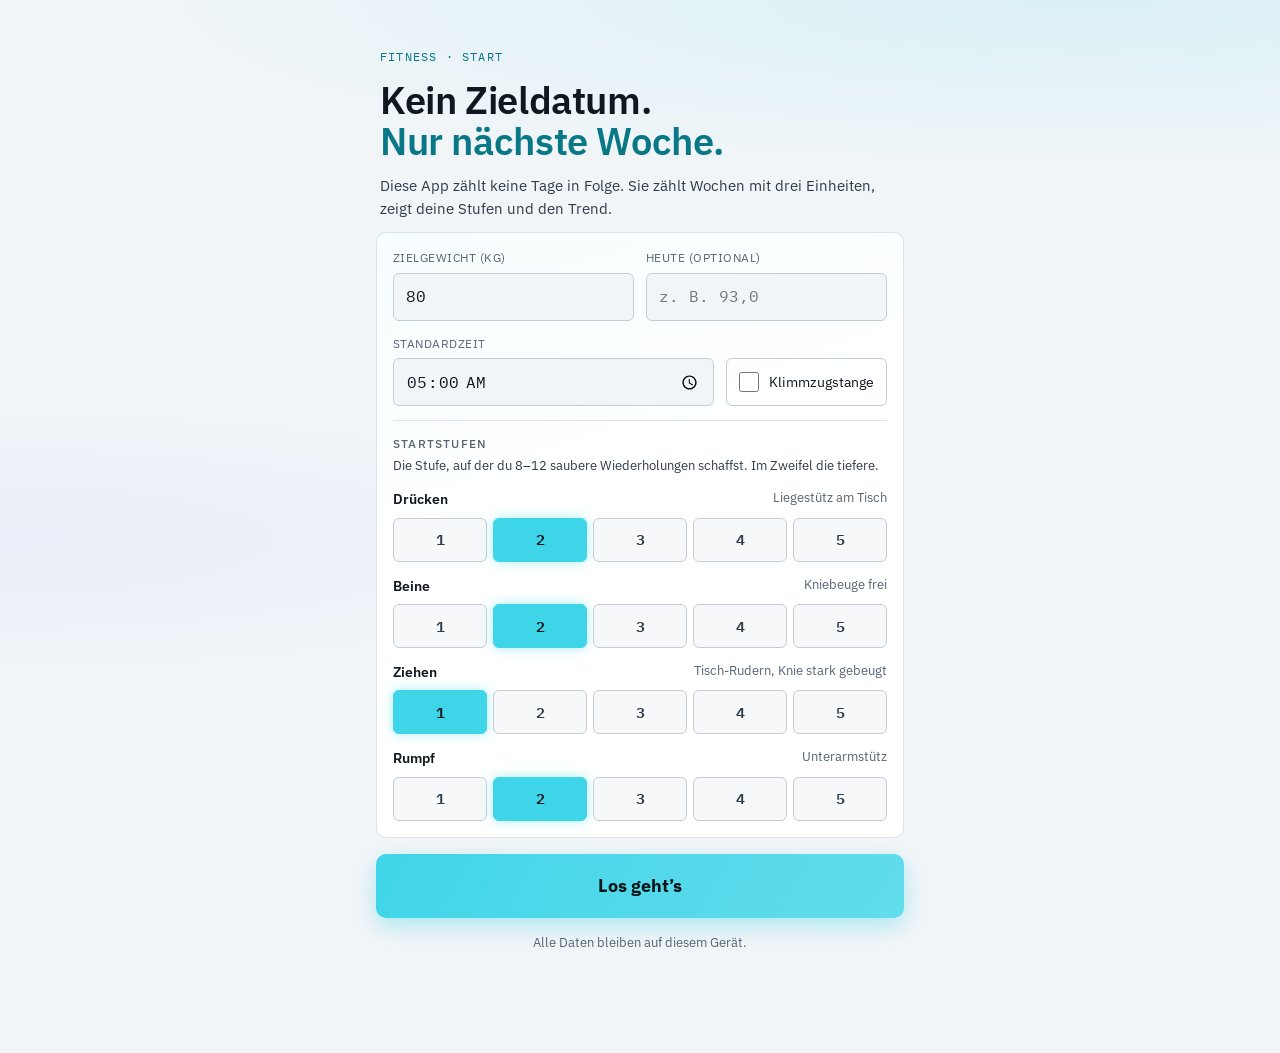
<file: index.html>
<!doctype html>
<html lang="de">
<head>
<meta charset="utf-8">
<meta name="viewport" content="width=device-width, initial-scale=1, viewport-fit=cover">
<title>Fitness</title>
<meta name="description" content="Krafttraining mit Körpergewicht: Wochenziel, Progressionsleitern, Trend.">
<meta name="theme-color" content="#0A0F14" media="(prefers-color-scheme: dark)">
<meta name="theme-color" content="#F2F5F8" media="(prefers-color-scheme: light)">
<meta name="apple-mobile-web-app-capable" content="yes">
<meta name="mobile-web-app-capable" content="yes">
<meta name="apple-mobile-web-app-status-bar-style" content="black-translucent">
<meta name="apple-mobile-web-app-title" content="Fitness">
<link rel="manifest" href="manifest.webmanifest">
<link rel="apple-touch-icon" href="icons/icon-180.png">
<link rel="icon" type="image/png" href="icons/icon-192.png">
<link rel="preload" href="fonts/plex-sans-400.woff2" as="font" type="font/woff2" crossorigin>
<link rel="preload" href="fonts/plex-mono-500.woff2" as="font" type="font/woff2" crossorigin>
<link rel="stylesheet" href="app.css">
</head>
<body>
<main id="view"></main>
<nav class="tabs" hidden>
  <button type="button" data-go="heute"><svg viewBox="0 0 24 24" aria-hidden="true"><circle cx="12" cy="12" r="8"/><path d="M12 7v5l3 2"/></svg>Heute</button>
  <button type="button" data-go="verlauf"><svg viewBox="0 0 24 24" aria-hidden="true"><path d="M4 19h16M6 15l4-4 3 3 5-6"/></svg>Verlauf</button>
  <button type="button" data-go="uebungen"><svg viewBox="0 0 24 24" aria-hidden="true"><circle cx="12" cy="5" r="2"/><path d="M12 8v6m0 0-4 6m4-6 4 6M7 11h10"/></svg>Übungen</button>
  <button type="button" data-go="mehr"><svg viewBox="0 0 24 24" aria-hidden="true"><path d="M5 7h14M5 12h14M5 17h14"/></svg>Mehr</button>
</nav>
<section id="run" hidden aria-live="polite"></section>
<dialog id="dlg" class="sheet" aria-labelledby="dlgT"></dialog>
<div id="toast" role="status" hidden></div>
<script src="figures.js"></script>
<script src="exercises.js"></script>
<script src="app.js"></script>
</body>
</html>
</file>
<file: app.css>
/* Design B · Instrument – siehe DESIGN.md */
@font-face { font-family: "IBM Plex Sans"; font-weight: 400; font-display: swap; src: url(fonts/plex-sans-400.woff2) format("woff2"); }
@font-face { font-family: "IBM Plex Sans"; font-weight: 500; font-display: swap; src: url(fonts/plex-sans-500.woff2) format("woff2"); }
@font-face { font-family: "IBM Plex Sans"; font-weight: 600; font-display: swap; src: url(fonts/plex-sans-600.woff2) format("woff2"); }
@font-face { font-family: "IBM Plex Sans"; font-weight: 700; font-display: swap; src: url(fonts/plex-sans-700.woff2) format("woff2"); }
@font-face { font-family: "IBM Plex Mono"; font-weight: 400; font-display: swap; src: url(fonts/plex-mono-400.woff2) format("woff2"); }
@font-face { font-family: "IBM Plex Mono"; font-weight: 500; font-display: swap; src: url(fonts/plex-mono-500.woff2) format("woff2"); }
@font-face { font-family: "IBM Plex Mono"; font-weight: 600; font-display: swap; src: url(fonts/plex-mono-600.woff2) format("woff2"); }

:root {
  --bg: #0A0F14;
  --surface: #121A22;  --surface-end: #0F161C;  --surface2: #1A242E;  --inset: #0E151B;
  --line: #1F2B36;  --line-mid: #2A3A48;  --line-strong: #3A4B5A;  --track: #1F2B36;
  --text: #E6EDF3;  --text-2: #B7C3CE;  --muted: #8B9AA8;
  --accent: #3FD5E8;
  --accent-ink: #3FD5E8;
  --on-accent: #04161A;
  --violet: #7B6CF6;
  --good: #6FDBA0;  --good-line: #24503C;  --bad: #FF8F8F;  --bad-line: #FF7A7A;  --bad-soft: #5A2A2A;  --warn: #F2B84B;
  --badminton: #A18CFF;
  --fig: #E6EDF3;  --fig-prop: #3A4B5A;  --fig-prop-fill: #1A242E;
  --chart-dot: #5A6B7A;
  --r-card: 10px;  --r-ctrl: 6px;  --r-btn: 10px;  --r-pill: 999px;
  --font-sans: "IBM Plex Sans", system-ui, sans-serif;
  --font-mono: "IBM Plex Mono", ui-monospace, monospace;
  /* Verlauf 45 %, Glow an */
  --page-a: 11%;  --card-a: 4%;
  --btn-shadow: 0 10px 30px color-mix(in srgb, var(--accent) 35%, transparent);
  --glow-text: 0 0 18px color-mix(in srgb, var(--accent) 55%, transparent);
  --glow-box: 0 0 10px color-mix(in srgb, var(--accent) 45%, transparent);
  --glow-line: drop-shadow(0 0 6px color-mix(in srgb, var(--accent) 60%, transparent));
  --seg-from: color-mix(in srgb, var(--accent) 84%, var(--bg));
  --seg-to: var(--accent);
  --accent-deep: color-mix(in srgb, var(--accent) 65%, var(--bg));
  --accent-light: color-mix(in srgb, var(--accent) 75%, #fff);
  color-scheme: dark;
}
@media (prefers-color-scheme: light) {
  :root {
    --bg: #F2F5F8;
    --surface: #FFFFFF;  --surface-end: #FFFFFF;  --surface2: #EEF2F6;  --inset: #F6F8FA;
    --line: #DCE3EA;  --line-mid: #CDD6DF;  --line-strong: #C3CDD7;  --track: #E4EAF0;
    --text: #0F1720;  --text-2: #2E3B48;  --muted: #566473;
    --accent: #3FD5E8;  --accent-ink: #087786;  --on-accent: #04161A;
    --good: #12805A;  --good-line: #B5DCC9;  --bad: #C43C3C;  --bad-line: #C43C3C;  --bad-soft: #EBC4C4;  --warn: #A86A00;
    --badminton: #6A55D8;
    --fig: #0F1720;  --fig-prop: #C3CDD7;  --fig-prop-fill: #E4EAF0;
    --chart-dot: #9AA8B6;
    --page-a: 13%;  --card-a: 4.5%;
    --btn-shadow: 0 8px 22px color-mix(in srgb, var(--accent) 40%, transparent);
    --glow-text: none;
    --glow-box: 0 2px 6px color-mix(in srgb, var(--accent) 45%, transparent);
    --glow-line: drop-shadow(0 2px 4px color-mix(in srgb, var(--accent) 45%, transparent));
    --seg-from: var(--accent-ink);
    --seg-to: color-mix(in srgb, var(--accent-ink) 73%, var(--accent));
    --accent-deep: var(--accent-ink);
    --accent-light: var(--accent);
    color-scheme: light;
  }
}

* { box-sizing: border-box; }
html { -webkit-text-size-adjust: 100%; }
body {
  margin: 0; color: var(--text);
  font: 15px/1.45 var(--font-sans);
  background:
    radial-gradient(120% 30% at 85% 0%, color-mix(in srgb, var(--accent) var(--page-a), transparent), transparent 70%),
    radial-gradient(90% 25% at 0% 60%, color-mix(in srgb, var(--violet) 6%, transparent), transparent 70%),
    var(--bg);
  background-attachment: fixed;
  -webkit-tap-highlight-color: transparent;
}
body.running { overflow: hidden; }
main {
  max-width: 560px; margin: 0 auto; display: flex; flex-direction: column; gap: 12px;
  padding: calc(env(safe-area-inset-top) + 24px) 16px calc(env(safe-area-inset-bottom) + 100px);
}
h1 { font-size: 26px; line-height: 1.15; font-weight: 600; margin: 0; }
h2 { font-size: 12px; font-weight: 500; text-transform: uppercase; letter-spacing: .1em; color: var(--muted); margin: 0; }
h3 { font-size: 15px; font-weight: 600; margin: 0; }
p { margin: 0; }
b { font-weight: 600; }
small, .small { font-size: 13px; }
.muted { color: var(--muted); }
.text2 { color: var(--text-2); }
.accent { color: var(--accent-ink); }
.good { color: var(--good); } .bad { color: var(--bad); } .warn { color: var(--warn); }
.mono, .num { font-family: var(--font-mono); font-variant-numeric: tabular-nums; }
.glow { text-shadow: var(--glow-text); }
.center { text-align: center; }
.eyebrow { font-family: var(--font-mono); font-size: 12px; letter-spacing: .04em; color: var(--muted); }
.eyebrow.accent { color: var(--accent-ink); letter-spacing: .1em; }
.sr { position: absolute; width: 1px; height: 1px; overflow: hidden; clip: rect(0 0 0 0); white-space: nowrap; }

.card {
  background: linear-gradient(160deg, color-mix(in srgb, var(--accent) var(--card-a), var(--surface)) 0%, var(--surface) 42%, var(--surface-end) 100%);
  border: 1px solid var(--line); border-radius: var(--r-card); padding: 16px;
  display: flex; flex-direction: column; gap: 12px; min-width: 0;
}
.chead { display: flex; justify-content: space-between; align-items: baseline; gap: 8px; }
.meta { font-family: var(--font-mono); font-size: 12px; color: var(--muted); text-align: right; }
.grid2 { display: grid; grid-template-columns: repeat(2, minmax(0, 1fr)); gap: 12px; }
.top { display: flex; justify-content: space-between; align-items: flex-end; gap: 12px; }
.top .stack { display: flex; flex-direction: column; gap: 2px; }
.top p.text2 { font-size: 13px; line-height: 1.45; }

/* Knöpfe */
.btn {
  appearance: none; border: 1px solid var(--line-strong); border-radius: var(--r-btn); padding: 0 14px; min-height: 44px;
  background: var(--surface2); color: var(--text); font: inherit; font-weight: 600;
  display: inline-flex; align-items: center; justify-content: center; gap: 8px; cursor: pointer;
}
.btn.primary {
  border: 0;
  background: linear-gradient(120deg, var(--accent), color-mix(in srgb, var(--accent) 82%, #fff));
  color: var(--on-accent); box-shadow: var(--btn-shadow);
}
.btn.ghost { background: transparent; color: var(--text-2); }
.btn.sec { background: linear-gradient(160deg, color-mix(in srgb, var(--accent) var(--card-a), var(--surface)), var(--surface-end)); }
.btn.danger { background: transparent; color: var(--bad); border-color: var(--bad-line); }
.btn.sm { min-height: 44px; padding: 0 12px; font-size: 13px; border-radius: 8px; }
.btn.big { width: 100%; min-height: 64px; font-size: 18px; font-weight: 700; padding: 0 18px; }
.btn.split { justify-content: space-between; }
.btn.split > span { font-family: var(--font-mono); font-size: 12px; font-weight: 500; color: var(--muted); }
.btn.primary.split > span { font-size: 14px; color: inherit; }
.btn:active { transform: scale(.98); }
.btn svg { width: 18px; height: 18px; fill: none; stroke: currentColor; stroke-width: 1.8; stroke-linecap: round; stroke-linejoin: round; flex: none; }
.link { background: none; border: 0; color: var(--accent-ink); font: inherit; padding: 0; min-height: 28px; cursor: pointer; text-decoration: underline; text-underline-offset: 3px; }
.x { appearance: none; background: none; border: 0; color: var(--muted); font: inherit; font-size: 20px; width: 44px; height: 44px; cursor: pointer; flex: none; }
.x.box { border: 1px solid var(--line-strong); border-radius: var(--r-btn); background: var(--surface); color: var(--text); }

/* Formulare */
input, select {
  font: inherit; font-size: 16px; color: var(--text); background: var(--bg); border: 1px solid var(--line-strong);
  border-radius: var(--r-ctrl); padding: 0 12px; min-height: 48px; width: 100%;
}
input[inputmode=decimal], input[type=time], input[type=date] { font-family: var(--font-mono); }
input:focus-visible, select:focus-visible, .btn:focus-visible, button:focus-visible, summary:focus-visible { outline: 2px solid var(--accent-ink); outline-offset: 2px; }
.field { display: flex; flex-direction: column; gap: 6px; font-size: 12px; color: var(--muted); text-transform: uppercase; letter-spacing: .04em; }
.field input, .field select { text-transform: none; letter-spacing: 0; }
.checkbox { display: flex; align-items: center; gap: 10px; min-height: 48px; border: 1px solid var(--line-strong); border-radius: var(--r-ctrl); padding: 0 12px; cursor: pointer; font-size: 14px; }
.checkbox input { width: 20px; height: 20px; min-height: 0; margin: 0; accent-color: var(--accent); flex: none; }

/* Switch: echtes Checkbox-Input mit role=switch */
.switch { appearance: none; -webkit-appearance: none; flex: none; position: relative; width: 46px; height: 28px; min-height: 0; padding: 0; margin: 0;
  border-radius: 14px; background: var(--track); border: 1px solid var(--line-strong); cursor: pointer; transition: background .2s; }
.switch::after { content: ""; position: absolute; top: 3px; left: 3px; width: 20px; height: 20px; border-radius: 50%; background: var(--muted); transition: transform .2s, background .2s; }
.switch:checked { background: var(--accent); border-color: var(--accent); box-shadow: var(--glow-box); }
.switch:checked::after { transform: translateX(18px); background: var(--on-accent); }

/* Segment-Umschalter */
.seg { display: flex; border: 1px solid var(--line-strong); border-radius: 8px; overflow: hidden; font-family: var(--font-mono); font-size: 12px; flex: none; }
.seg button { appearance: none; border: 0; background: transparent; color: var(--muted); font: inherit; min-height: 36px; padding: 0 12px; cursor: pointer; }
.seg button[aria-checked=true] { background: var(--surface2); color: var(--text); }
.seg.solid button[aria-checked=true] { background: var(--accent); color: var(--on-accent); font-weight: 600; }

/* Kopf Heute */
.blockno { display: flex; flex-direction: column; align-items: flex-end; font-family: var(--font-mono); font-size: 12px; color: var(--muted); }
.blockno b { color: var(--text); font-weight: 500; }

/* Block-Zeitleiste */
.blockbar { display: grid; grid-template-columns: repeat(6, minmax(0, 1fr)); gap: 4px; }
.blockbar > div { display: flex; flex-direction: column; align-items: center; gap: 4px; font-family: var(--font-mono); font-size: 10px; color: var(--muted); }
.blockbar i { width: 100%; height: 6px; border-radius: 3px; background: var(--track); }
.blockbar .done i { background: var(--accent-ink); }
.blockbar .test i { background: repeating-linear-gradient(135deg, var(--line-mid) 0 4px, var(--track) 4px 8px); }
.blockbar .cur { color: var(--text); }
.blockbar .cur i { background: linear-gradient(90deg, var(--accent-ink) 0 var(--p), transparent var(--p)), var(--track); box-shadow: var(--glow-box); }
.blockbar .cur.test i { background: linear-gradient(90deg, var(--accent-ink) 0 var(--p), transparent var(--p)), repeating-linear-gradient(135deg, var(--line-mid) 0 4px, var(--track) 4px 8px); }

/* Wochenziel-Bogen */
.gauge { position: relative; height: 128px; display: flex; justify-content: center; }
.gauge svg { width: 260px; height: 142px; overflow: visible; }
.gauge .trk { stroke: var(--track); }
.gauge .arc { transition: stroke-dasharray .6s; filter: var(--glow-line); }
.gauge .tick { stroke: var(--line-strong); stroke-width: 2; }
.gauge .s0 { stop-color: var(--accent-deep); } .gauge .s1 { stop-color: var(--accent-light); }
.gaugetxt { position: absolute; bottom: 0; display: flex; flex-direction: column; align-items: center; }
.gaugetxt b { font-family: var(--font-mono); font-size: 48px; line-height: 1; font-weight: 500; color: var(--accent-ink); text-shadow: var(--glow-text); }
.gaugetxt b span { font-size: 22px; color: var(--muted); text-shadow: none; }
.gaugetxt small { font-family: var(--font-mono); font-size: 11px; color: var(--muted); }
.days { display: grid; grid-template-columns: repeat(7, minmax(0, 1fr)); gap: 4px; font-family: var(--font-mono); font-size: 11px; text-align: center; color: var(--muted); }
.days > div { display: flex; flex-direction: column; gap: 4px; padding: 2px 0; border: 1px solid transparent; border-radius: 4px; }
.days > div { align-items: center; }
.days .mk { display: block; width: 3px; height: 3px; margin: 4px 0; border-radius: 50%; background: var(--muted); }
.days .mk.u { width: 9px; height: 9px; margin: 1px 0; background: var(--accent-ink); box-shadow: var(--glow-box); }
.days .mk.m { width: 9px; height: 9px; margin: 1px 0; background: transparent; box-shadow: inset 0 0 0 2px var(--accent-ink); }
.days .today { color: var(--text); border-color: var(--line-strong); }

/* Banner */
.banner {
  display: flex; flex-wrap: wrap; gap: 10px 12px; align-items: center; padding: 12px 14px; border-radius: var(--r-card);
  border: 1px solid var(--line-mid);
  background: linear-gradient(100deg, color-mix(in srgb, var(--accent) 10%, var(--surface)) 0%, var(--surface) 70%);
}
.banner.warn { background: linear-gradient(100deg, color-mix(in srgb, var(--warn) 10%, var(--surface)) 0%, var(--surface) 70%); }
.banner > svg { width: 22px; height: 22px; flex: none; fill: none; stroke: var(--accent-ink); stroke-width: 1.8; stroke-linecap: round; stroke-linejoin: round; }
.banner.warn > svg { stroke: var(--warn); }
.banner .btxt { flex: 1 1 160px; display: flex; flex-direction: column; gap: 2px; min-width: 0; }
.banner .btxt b { font-size: 14px; }
.banner .btxt span { font-size: 13px; color: var(--muted); }
.bbtns { display: flex; gap: 6px; margin-left: auto; }
.bbtns .btn { background: transparent; }

/* Gewicht (Heute) */
.wcard { padding: 14px; gap: 6px; }
.wbig { font-family: var(--font-mono); font-size: 26px; font-weight: 500; line-height: 1.15; }
.wbig small { font-size: 14px; color: var(--muted); }
.spark { display: block; width: 100%; height: auto; overflow: visible; }
.spark .ln { stroke: var(--accent-ink); stroke-width: 2; fill: none; stroke-linejoin: round; }
.spark .end { fill: var(--accent-ink); }
.areastop { stop-color: var(--accent); }
.trendtxt { font-family: var(--font-mono); font-size: 12px; }
.wform { padding: 14px; gap: 8px; }
.wform label { font-size: 12px; color: var(--muted); }
.wform input { min-height: 44px; font-size: 18px; padding: 0 10px; }
.slot { font-size: 13px; color: var(--muted); }
.bcard { padding: 14px; gap: 8px; }
.bcard .brow { display: flex; gap: 10px; }
.bcard .unitin { flex: 1; min-height: 44px; }
.bcard .unitin input { min-height: 42px; font-size: 18px; }
.meta.accent { color: var(--accent-ink); } .meta.good { color: var(--good); } .meta.bad { color: var(--bad); }

/* Stufen-Balken */
.lvlist { display: flex; flex-direction: column; gap: 14px; }
.lvrow { appearance: none; background: none; border: 0; padding: 0; color: var(--text); font: inherit; text-align: left; display: flex; flex-direction: column; gap: 6px; cursor: pointer; min-height: 44px; }
.lvrow .lvtop { display: flex; justify-content: space-between; gap: 8px; font-size: 14px; width: 100%; }
.lvrow .lvtop .mono { flex: none; }
.seg5 { display: grid; grid-template-columns: repeat(5, minmax(0, 1fr)); gap: 3px; width: 100%; }
.seg5 i { height: 6px; border-radius: 2px; background: var(--track); }
.seg5 i.on:nth-child(1) { background: var(--seg-from); }
.seg5 i.on:nth-child(2) { background: color-mix(in srgb, var(--seg-to) 25%, var(--seg-from)); }
.seg5 i.on:nth-child(3) { background: color-mix(in srgb, var(--seg-to) 50%, var(--seg-from)); }
.seg5 i.on:nth-child(4) { background: color-mix(in srgb, var(--seg-to) 75%, var(--seg-from)); }
.seg5 i.on:nth-child(5) { background: var(--seg-to); }

/* Figuren */
.figslot { width: 100%; }
.fig { display: block; width: 100%; height: auto; }
.fig .floor { stroke: var(--fig-prop); stroke-width: 2; }
.fig .prop { fill: var(--fig-prop-fill); stroke: var(--fig-prop); stroke-width: 1.2; }
.fig .prop.faint { opacity: .6; }
.fig .prop.solid { fill: var(--fig-prop); stroke: none; }
.fig .limb { fill: none; stroke-linecap: round; stroke-linejoin: round; stroke-width: 5.5; }
.fig .limb.front { stroke: var(--fig); }
.fig .limb.back { stroke: color-mix(in srgb, var(--fig) 42%, var(--surface)); }
.fig .headc { fill: var(--surface); stroke: var(--fig); stroke-width: 4; }
.figbox { background: var(--inset); border: 1px solid var(--line); border-radius: 8px; display: flex; align-items: center; justify-content: center; padding: 4px; }

/* Übungen */
.chips { display: flex; gap: 6px; overflow-x: auto; margin: 0 -16px; padding: 2px 16px 4px; scrollbar-width: none; }
.chips::-webkit-scrollbar { display: none; }
.chips button { flex: none; appearance: none; min-height: 36px; padding: 0 12px; border-radius: var(--r-pill); border: 1px solid var(--line-strong); background: transparent; color: var(--text-2); font: inherit; font-size: 13px; cursor: pointer; }
.chips button.on { background: color-mix(in srgb, var(--accent) 17%, transparent); border-color: var(--accent-ink); color: var(--text); font-weight: 600; }
details.card { padding: 0 16px; gap: 0; }
details.card > summary { min-height: 52px; display: flex; align-items: center; justify-content: space-between; gap: 8px; cursor: pointer; list-style: none; }
details > summary::-webkit-details-marker { display: none; }
details.card > summary .meta::after { content: " ▾"; }
details.card[open] > summary .meta::after { content: " ▴"; }
details.card[open] { padding-bottom: 8px; }
.exrow { display: grid; grid-template-columns: 112px 1fr; gap: 12px; align-items: center; padding: 10px 0; border-top: 1px solid var(--line); }
.exrow .figbox { height: 72px; }
.dash { margin: 0; padding: 0; list-style: none; display: flex; flex-direction: column; gap: 3px; font-size: 13px; color: var(--text-2); }
.dash li::before { content: "— "; }
.ladder ol { list-style: none; margin: 0; padding: 0; }
.ladder ol > li { display: grid; grid-template-columns: 28px 1fr; gap: 12px; }
.ladder .rail { display: flex; flex-direction: column; align-items: center; }
.ladder .dot { width: 28px; height: 28px; border-radius: 50%; display: flex; align-items: center; justify-content: center; font-family: var(--font-mono); font-size: 13px; background: var(--surface2); color: var(--muted); flex: none; }
.ladder .line { flex: 1; width: 2px; min-height: 12px; background: var(--track); }
.ladder ol > li:last-child .line { background: transparent; }
.ladder li.done .dot { background: color-mix(in srgb, var(--accent) 25%, transparent); color: var(--text); }
.ladder li.done .line { background: color-mix(in srgb, var(--accent) 45%, transparent); }
.ladder li.cur .dot { background: var(--accent); color: var(--on-accent); box-shadow: 0 0 12px color-mix(in srgb, var(--accent) 60%, transparent); }
.ladder .body { padding: 3px 0 14px; display: flex; flex-direction: column; gap: 6px; min-width: 0; }
.ladder summary { display: flex; flex-direction: column; gap: 4px; cursor: pointer; list-style: none; }
.ladder summary .nm { font-size: 15px; color: var(--text-2); }
.ladder li.cur summary .nm, .ladder li.done summary .nm { color: var(--text); }
.ladder li.cur summary .nm { font-weight: 600; }
.ladder summary small { font-family: var(--font-mono); font-size: 11px; color: var(--muted); }
.curbox { display: grid; grid-template-columns: 112px 1fr; gap: 12px; margin-top: 6px; background: var(--inset); border: 1px solid var(--line); border-radius: 8px; padding: 10px; align-items: center; }
.lock { font-size: 12px; color: var(--muted); display: flex; gap: 6px; align-items: center; }
.lock svg { width: 14px; height: 14px; fill: none; stroke: currentColor; stroke-width: 2; flex: none; }

/* Diagramme */
.chart { position: relative; touch-action: pan-y; }
.chart svg { display: block; width: 100%; height: auto; overflow: visible; }
.chart .grid { stroke: var(--line); stroke-width: 1; }
.chart .goal { stroke: var(--line-strong); stroke-width: 1; stroke-dasharray: 4 4; }
.chart .ax { fill: var(--muted); font-family: var(--font-mono); font-size: 10px; }
.chart .line { fill: none; stroke: var(--accent-ink); stroke-width: 2.5; stroke-linejoin: round; stroke-linecap: round; filter: var(--glow-line); }
.chart .dots { stroke: var(--chart-dot); stroke-width: 3; stroke-linecap: round; fill: none; }
.chart .end { fill: var(--accent-ink); }
.chart .xhair { stroke: var(--muted); stroke-width: 1; }
.chart .hl { fill: var(--accent-ink); stroke: var(--surface); stroke-width: 2; }
.tip { position: absolute; pointer-events: none; background: var(--surface2); border: 1px solid var(--line-strong); border-radius: 8px; padding: 6px 9px; font-size: 12px; line-height: 1.4; white-space: nowrap; box-shadow: 0 4px 16px rgba(0,0,0,.25); z-index: 2; }
.wsum { display: flex; align-items: baseline; gap: 12px; }
.wsum .wval { font-family: var(--font-mono); font-size: 40px; line-height: 1; font-weight: 500; color: var(--accent-ink); text-shadow: var(--glow-text); }
.pill { font-family: var(--font-mono); font-size: 13px; border: 1px solid var(--line-strong); border-radius: var(--r-pill); padding: 3px 10px; margin-left: auto; white-space: nowrap; }
.pill.good { border-color: var(--good-line); }
.stats { display: grid; grid-template-columns: repeat(3, minmax(0, 1fr)); gap: 8px; }
.stats > div { display: flex; flex-direction: column; gap: 2px; }
.stats b { font-family: var(--font-mono); font-size: 24px; font-weight: 500; line-height: 1.1; }
.stats b span { font-size: 14px; color: var(--muted); }
.stats small { font-size: 11px; color: var(--muted); }
.tiles { display: grid; grid-template-columns: repeat(6, minmax(0, 1fr)); gap: 6px; margin: 0; padding: 0; list-style: none; }
.tile { aspect-ratio: 1; border-radius: 6px; display: flex; flex-direction: column; align-items: center; justify-content: center; font-family: var(--font-mono); background: var(--line-strong); color: var(--text); }
.tile b { font-size: 18px; font-weight: 500; line-height: 1.1; }
.tile small { font-size: 9px; opacity: .85; }
.tile.ok { background: linear-gradient(180deg, color-mix(in srgb, var(--accent) 86%, #fff), var(--accent)); color: var(--on-accent); box-shadow: 0 0 10px color-mix(in srgb, var(--accent) 30%, transparent); }
.tile.mini { background: transparent; box-shadow: inset 0 0 0 2px var(--accent-ink); }
.tile.cur { background: repeating-linear-gradient(135deg, color-mix(in srgb, var(--muted) 55%, var(--surface)) 0 3px, var(--track) 3px 6px); }
.tile.cur b, .tile.cur small { background: var(--surface); border-radius: 3px; padding: 0 3px; }
.legend { display: flex; flex-wrap: wrap; gap: 6px 12px; font-size: 12px; color: var(--muted); }
.legend span { display: flex; align-items: center; gap: 6px; }
.legend i { width: 10px; height: 10px; border-radius: 2px; }
.legend .ok { background: var(--accent); } .legend .mini { box-shadow: inset 0 0 0 2px var(--accent-ink); }
.legend .no { background: var(--line-strong); } .legend .cur { background: repeating-linear-gradient(135deg, var(--muted) 0 2px, var(--track) 2px 4px); }
.perfrow { display: grid; grid-template-columns: 76px 1fr 34px; gap: 10px; align-items: end; }
.perfrow .pn { display: flex; flex-direction: column; }
.perfrow .pn b { font-size: 13px; }
.perfrow .pn small { font-family: var(--font-mono); font-size: 11px; color: var(--muted); }
.pbars { display: grid; grid-template-columns: repeat(10, minmax(0, 1fr)); gap: 3px; align-items: end; height: 36px; }
.pbars i { border-radius: 2px; background: linear-gradient(180deg, var(--accent), color-mix(in srgb, var(--accent) 65%, var(--bg))); }
.pbars i.up { background: color-mix(in srgb, var(--accent) 45%, #fff); box-shadow: 0 0 8px color-mix(in srgb, var(--accent) 70%, transparent); }
.pbars i.empty { background: var(--track); height: 4px; }
.perfrow .plv { font-family: var(--font-mono); font-size: 14px; text-align: right; color: var(--accent-ink); }
.tablewrap { overflow-x: auto; margin: 0 -4px; padding: 0 4px; }
table.tests { width: 100%; border-collapse: collapse; font-size: 13px; }
.tests th, .tests td { padding: 9px 0 9px 8px; text-align: right; font-family: var(--font-mono); white-space: nowrap; font-weight: 400; }
.tests thead th { font-size: 11px; color: var(--muted); font-weight: 500; padding-top: 0; }
.tests tbody tr { border-top: 1px solid var(--line); }
.tests th:first-child { text-align: left; padding-left: 0; font-family: var(--font-sans); font-weight: 500; white-space: normal; }
.tests th small { font-family: var(--font-mono); font-size: 11px; }
.sessions { list-style: none; margin: 0; padding: 0; }
.sessions li { display: grid; grid-template-columns: 8px 1fr 44px; gap: 12px; align-items: center; border-top: 1px solid var(--line); padding: 6px 0; }
.sessions .sd { width: 8px; height: 8px; border-radius: 50%; background: var(--accent-ink); }
.sessions .sd.badminton { background: var(--badminton); } .sessions .sd.mini { background: var(--muted); }
.sessions .st { display: flex; flex-direction: column; gap: 2px; padding: 4px 0; font-size: 14px; min-width: 0; }
.sessions .st small { font-family: var(--font-mono); font-size: 11px; color: var(--muted); }
.chip { font-size: 11px; color: var(--accent-ink); border: 1px solid var(--accent-ink); border-radius: var(--r-pill); padding: 1px 7px; margin-left: 4px; white-space: nowrap; }
ul.plain { list-style: none; margin: 0; padding: 0; }
ul.plain li { display: flex; align-items: center; justify-content: space-between; gap: 8px; padding: 2px 0; border-top: 1px solid var(--line); font-size: 14px; }
details.mess summary { cursor: pointer; padding: 6px 0; font-size: 13px; color: var(--muted); }

/* Mehr */
.setlist { padding: 4px 16px; gap: 0; }
.setlist h2 { margin: 12px 0 4px; }
.setrow { display: flex; justify-content: space-between; align-items: center; gap: 12px; min-height: 52px; border-bottom: 1px solid var(--line); font-size: 15px; cursor: pointer; }
.setrow input:not(.switch) { width: auto; min-height: 36px; font-size: 16px; padding: 0 8px; }
.setrow input[inputmode=decimal] { width: 72px; text-align: right; }
.setrow .unit { display: flex; align-items: center; gap: 6px; font-family: var(--font-mono); font-size: 13px; color: var(--muted); }
.setlist .hint { font-size: 12px; color: var(--muted); line-height: 1.45; padding: 10px 0 14px; }
.rules { margin: 0; padding: 0; list-style: none; display: flex; flex-direction: column; gap: 10px; font-size: 14px; line-height: 1.4; }
.rules li { display: grid; grid-template-columns: 26px 1fr; gap: 8px; }
.rules li > span:first-child { font-family: var(--font-mono); color: var(--accent-ink); }
.rules li span span { color: var(--text-2); }
.kpi { background: var(--inset); border: 1px solid var(--line); border-radius: 8px; padding: 12px; display: flex; flex-direction: column; gap: 4px; }
.kpi small { font-size: 11px; color: var(--muted); }
.kpi small.mono { font-size: 11px; }
.kpi b { font-family: var(--font-mono); font-size: 16px; font-weight: 500; }
.dangercard { border: 1px solid var(--bad-soft); border-radius: var(--r-card); padding: 16px; display: flex; justify-content: space-between; align-items: center; gap: 12px; }
.dangercard div { display: flex; flex-direction: column; gap: 2px; }
.dangercard small { font-size: 12px; color: var(--muted); }
.foot { text-align: center; font-family: var(--font-mono); font-size: 11px; color: var(--muted); }

/* Onboarding */
.hero { display: flex; flex-direction: column; gap: 14px; padding: 24px 4px 0; }
.hero h1 { font-size: 38px; line-height: 1.08; letter-spacing: -.01em; }
.hero p { font-size: 15px; color: var(--text-2); line-height: 1.5; }
.obform { display: flex; flex-direction: column; gap: 16px; }
.obform .card { gap: 14px; }
.obform .divider { border-top: 1px solid var(--line); padding-top: 14px; display: flex; flex-direction: column; gap: 4px; }
.obform .divider p { font-size: 13px; color: var(--text-2); }
.pick { border: 0; margin: 0; padding: 0; min-width: 0; }
.pick legend { padding: 0; margin-bottom: 8px; width: 100%; display: flex; justify-content: space-between; gap: 8px; font-size: 14px; }
.pick legend span { color: var(--muted); font-size: 13px; text-align: right; }
.pick .five { display: grid; grid-template-columns: repeat(5, minmax(0, 1fr)); gap: 6px; }
.pick button { appearance: none; min-height: 44px; border-radius: var(--r-ctrl); border: 1px solid var(--line-strong); background: var(--inset); color: var(--text-2); font-family: var(--font-mono); font-size: 15px; font-weight: 600; cursor: pointer; }
.pick button[aria-pressed=true] { background: var(--accent); border-color: var(--accent); color: var(--on-accent); box-shadow: 0 0 12px color-mix(in srgb, var(--accent) 45%, transparent); }

/* Tab-Leiste */
.tabs {
  position: fixed; left: 0; right: 0; bottom: 0; z-index: 5;
  display: grid; grid-template-columns: repeat(4, minmax(0, 1fr));
  padding: 8px 8px calc(env(safe-area-inset-bottom) + 8px);
  background: color-mix(in srgb, var(--bg) 92%, transparent);
  -webkit-backdrop-filter: blur(14px); backdrop-filter: blur(14px);
  border-top: 1px solid var(--line);
}
.tabs[hidden] { display: none; }
.tabs button { background: none; border: 0; color: var(--muted); font: inherit; font-size: 11px; min-height: 52px; display: flex; flex-direction: column; align-items: center; justify-content: center; gap: 3px; cursor: pointer; }
.tabs svg { width: 22px; height: 22px; fill: none; stroke: currentColor; stroke-width: 1.8; stroke-linecap: round; stroke-linejoin: round; }
.tabs button.on { color: var(--accent-ink); font-weight: 600; text-shadow: var(--glow-text); }
.tabs button.on svg { filter: var(--glow-line); }

/* Einheit im Vollbild */
#run {
  position: fixed; inset: 0; z-index: 10; overflow-y: auto;
  display: flex; flex-direction: column; gap: 16px;
  padding: calc(env(safe-area-inset-top) + 20px) 16px calc(env(safe-area-inset-bottom) + 20px);
  background:
    radial-gradient(110% 40% at 50% 100%, color-mix(in srgb, var(--accent) 10%, transparent), transparent 70%),
    radial-gradient(80% 30% at 100% 0%, color-mix(in srgb, var(--violet) 6%, transparent), transparent 70%),
    var(--bg);
}
#run.k-rest {
  background:
    radial-gradient(90% 45% at 50% 38%, color-mix(in srgb, var(--accent) 9%, transparent), transparent 70%),
    radial-gradient(80% 30% at 100% 0%, color-mix(in srgb, var(--violet) 6%, transparent), transparent 70%),
    var(--bg);
}
#run.k-summary {
  background:
    radial-gradient(130% 34% at 50% 0%, color-mix(in srgb, var(--accent) 13%, transparent), transparent 70%),
    radial-gradient(80% 25% at 100% 70%, color-mix(in srgb, var(--violet) 6%, transparent), transparent 70%),
    var(--bg);
}
#run > * { max-width: 560px; width: 100%; margin-left: auto; margin-right: auto; }
#run[hidden] { display: none; }
#run.flash { animation: flash .5s ease-out; }
@keyframes flash { 0% { box-shadow: inset 0 0 0 100vmax color-mix(in srgb, var(--accent) 35%, transparent); } 100% { box-shadow: inset 0 0 0 100vmax transparent; } }
.runhead { display: grid; grid-template-columns: 44px 1fr auto; gap: 12px; align-items: center; }
.runhead small { font-family: var(--font-mono); font-size: 11px; color: var(--muted); letter-spacing: .06em; text-transform: uppercase; }
.runhead .el { font-family: var(--font-mono); font-size: 15px; }
.steps { display: grid; gap: 2px; margin-top: 6px; }
.steps i { height: 4px; border-radius: 2px; background: var(--track); }
.steps i.done { background: var(--accent-ink); }
.steps i.cur { background: var(--text); box-shadow: 0 0 8px color-mix(in srgb, var(--text) 60%, transparent); }
.stage { flex: 1; display: flex; flex-direction: column; gap: 16px; }
.settitle { display: grid; grid-template-columns: 1fr 120px; gap: 12px; align-items: stretch; }
.settitle > div:first-child { display: flex; flex-direction: column; gap: 4px; }
.settitle small, .kicker { font-family: var(--font-mono); font-size: 12px; color: var(--muted); }
.stage h1 { font-size: 24px; line-height: 1.15; }
.settitle .figbox { border-radius: var(--r-card); background: linear-gradient(160deg, color-mix(in srgb, var(--accent) var(--card-a), var(--surface)), var(--surface-end)); }
.scale .sh { display: flex; justify-content: space-between; font-family: var(--font-mono); font-size: 12px; color: var(--muted); }
.scale .trk { position: relative; height: 28px; }
.scale .trk::before { content: ""; position: absolute; left: 0; right: 0; top: 12px; height: 4px; border-radius: 2px; background: var(--track); }
.scale .band { position: absolute; top: 8px; height: 12px; border-radius: 3px; background: linear-gradient(90deg, color-mix(in srgb, var(--accent) 25%, transparent), color-mix(in srgb, var(--accent) 43%, transparent)); }
.scale .mark { position: absolute; top: 0; width: 3px; height: 28px; margin-left: -1.5px; border-radius: 2px; background: var(--text); box-shadow: 0 0 10px color-mix(in srgb, var(--text) 70%, transparent); transition: left .2s; }
.scale .lbl { position: relative; height: 14px; font-family: var(--font-mono); font-size: 11px; color: var(--muted); }
.scale .lbl span { position: absolute; transform: translateX(-50%); }
.scale .lbl span:first-child { transform: none; }
.scale .lbl span:last-child { transform: translateX(-100%); }
.tempo { display: grid; grid-template-columns: 2fr 1fr 1fr; gap: 4px; font-family: var(--font-mono); font-size: 11px; color: var(--muted); }
.tempo > div { display: flex; flex-direction: column; gap: 4px; }
.tempo i { height: 6px; border-radius: 3px; background: var(--line-strong); }
.tempo > div:first-child { color: var(--text-2); }
.tempo > div:first-child i { background: linear-gradient(90deg, color-mix(in srgb, var(--accent) 78%, var(--bg)), var(--accent)); }
.tempo > div:last-child i { background: var(--accent-deep); }
.cues { margin: 0; padding: 0; list-style: none; display: flex; flex-direction: column; gap: 6px; font-size: 14px; color: var(--text-2); }
.cues li::before { content: "— "; }
.hist { display: flex; gap: 6px; align-items: center; flex-wrap: wrap; }
.hist small { font-family: var(--font-mono); font-size: 11px; color: var(--muted); margin-right: 4px; }
.hist span { font-family: var(--font-mono); font-size: 13px; border: 1px solid var(--line-mid); border-radius: var(--r-pill); padding: 4px 10px; color: var(--text-2); }
.hist span:nth-of-type(1):not(:last-child) { color: var(--muted); }
.hist span.now { border-color: var(--accent-ink); color: var(--accent-ink); }
.counter { margin-top: auto; display: grid; grid-template-columns: 80px 1fr 80px; gap: 10px; align-items: center; }
.counter .btn { height: 80px; font-size: 32px; font-weight: 400; border-radius: 12px; padding: 0; }
.counter .btn.mono { font-size: 20px; }
.counter .val { display: flex; flex-direction: column; align-items: center; min-width: 0; }
.counter .val b { font-family: var(--font-mono); font-size: 96px; line-height: 1; font-weight: 500; color: var(--accent-ink); text-shadow: 0 0 22px color-mix(in srgb, var(--accent) 55%, transparent); }
.counter .val b.time { font-size: 64px; }
.counter .val small { font-family: var(--font-mono); font-size: 12px; color: var(--muted); }
.swbtn { min-height: 56px; width: 100%; }
.runbtns { display: grid; grid-template-columns: 1fr 2fr; gap: 10px; }
.runbtns .btn { min-height: 60px; }
.runbtns .btn.primary { font-size: 18px; font-weight: 700; }
.runbtns .btn.mono { font-family: var(--font-mono); font-weight: 500; font-size: 16px; }
.warmnote { font-family: var(--font-mono); font-size: 12px; color: var(--muted); }

/* Pause */
.restc { flex: 1; display: flex; flex-direction: column; align-items: center; justify-content: center; gap: 8px; }
.restc > small { font-family: var(--font-mono); font-size: 13px; color: var(--muted); letter-spacing: .2em; }
.ring { position: relative; width: 240px; height: 240px; }
.ring svg { width: 240px; height: 240px; filter: drop-shadow(0 0 12px color-mix(in srgb, var(--accent) 45%, transparent)); }
.ring .trk { stroke: var(--track); }
.ring .arc { transition: stroke-dasharray .6s; }
.ring .s0 { stop-color: var(--accent-light); } .ring .s1 { stop-color: var(--accent-deep); }
.ring > div { position: absolute; inset: 0; display: flex; flex-direction: column; align-items: center; justify-content: center; }
.ring b { font-family: var(--font-mono); font-size: 72px; line-height: 1; font-weight: 500; color: var(--accent-ink); text-shadow: 0 0 22px color-mix(in srgb, var(--accent) 55%, transparent); }
.ring small { font-family: var(--font-mono); font-size: 12px; color: var(--muted); }
.restc p { font-size: 14px; color: var(--text-2); margin-top: 8px; }
.nextcard { display: grid; grid-template-columns: 96px 1fr; gap: 14px; align-items: center; padding: 14px; }
.nextcard .figbox { height: 64px; }
.nextcard > div:last-child { display: flex; flex-direction: column; gap: 2px; }
.nextcard small { font-size: 13px; color: var(--muted); }
.nextcard small.mono { font-size: 11px; }
.nextcard b { font-size: 17px; }

/* Zeitübung */
.figfield { height: 200px; border: 1px solid var(--line); border-radius: 12px; display: flex; align-items: center; justify-content: center; padding: 10px;
  background: radial-gradient(70% 90% at 50% 100%, color-mix(in srgb, var(--accent) 11%, var(--surface)), var(--surface) 75%); }
.figfield .figslot { height: 100%; display: flex; justify-content: center; }
.figfield .fig { height: 100%; width: auto; max-width: 100%; }
.notepill { display: inline-flex; align-self: flex-start; gap: 8px; align-items: center; font-size: 13px; color: var(--accent-ink); border: 1px solid color-mix(in srgb, var(--accent) 40%, transparent); background: color-mix(in srgb, var(--accent) 11%, transparent); border-radius: var(--r-pill); padding: 4px 12px; }
.notepill svg { width: 14px; height: 14px; fill: none; stroke: currentColor; stroke-width: 2; }
.tclock { margin-top: auto; display: flex; flex-direction: column; gap: 10px; }
.tclock > b { text-align: center; font-family: var(--font-mono); font-size: 88px; line-height: 1; font-weight: 500; color: var(--accent-ink); text-shadow: 0 0 22px color-mix(in srgb, var(--accent) 55%, transparent); }
.tbar { position: relative; height: 10px; border-radius: 5px; background: var(--track); }
.tbar i { display: block; height: 10px; width: 0; border-radius: 5px; background: linear-gradient(90deg, color-mix(in srgb, var(--accent) 78%, var(--bg)), var(--accent)); box-shadow: 0 0 12px color-mix(in srgb, var(--accent) 50%, transparent); transition: width .2s linear; }
.tbar .half { position: absolute; left: 50%; top: -6px; width: 2px; height: 22px; background: var(--text); }
.tlbl { position: relative; height: 14px; font-family: var(--font-mono); font-size: 11px; color: var(--muted); }
.tlbl span { position: absolute; left: 0; }
.tlbl .mid { left: 50%; transform: translateX(-50%); }
.tlbl .end { left: auto; right: 0; }

/* Zusammenfassung */
.sumhead { display: flex; flex-direction: column; gap: 8px; padding: 12px 4px 0; }
.sumhead small { font-family: var(--font-mono); font-size: 12px; color: var(--muted); letter-spacing: .1em; }
.sumhead h1 { font-size: 36px; line-height: 1.05; color: var(--accent-ink); text-shadow: 0 0 26px color-mix(in srgb, var(--accent) 50%, transparent); }
.sumhead p { font-size: 15px; color: var(--text-2); }
.wkdone { padding: 14px 16px; gap: 10px; }
.wkdone .chead span:first-child { font-size: 14px; font-weight: 600; }
.wsegs { display: grid; gap: 4px; }
.wsegs i { height: 8px; border-radius: 3px; background: var(--track); }
.wsegs i.on { background: var(--accent-deep); }
.wsegs i.new { background: linear-gradient(90deg, color-mix(in srgb, var(--accent) 86%, var(--bg)), var(--accent-light)); box-shadow: 0 0 12px color-mix(in srgb, var(--accent) 60%, transparent); }
.wkdone small { font-size: 12px; color: var(--muted); }
.sumlist { padding: 4px 16px; gap: 0; }
.sumrow { display: grid; grid-template-columns: 1fr 104px; gap: 10px; align-items: center; padding: 12px 0; border-top: 1px solid var(--line); }
.sumrow:first-child { border-top: 0; }
.sumrow.nosel { grid-template-columns: 1fr; }
.sumrow > div { display: flex; flex-direction: column; gap: 3px; min-width: 0; }
.sumrow > div > span:first-child { font-size: 14px; }
.sumrow .vals { font-family: var(--font-mono); font-size: 15px; }
.sumrow small { font-size: 12px; }
.sumrow label { display: flex; flex-direction: column; gap: 4px; font-family: var(--font-mono); font-size: 10px; color: var(--muted); }
.sumrow select { min-height: 44px; font-family: var(--font-mono); font-size: 14px; padding: 0 8px; }
.sumrow select.up { border-color: var(--accent-ink); box-shadow: 0 0 10px color-mix(in srgb, var(--accent) 35%, transparent); }

/* Bottom-Sheet */
dialog.sheet {
  width: min(560px, 100vw); max-width: 100vw; max-height: calc(100dvh - 48px); overflow-y: auto;
  margin: auto auto 0; padding: 10px 16px calc(env(safe-area-inset-bottom) + 24px);
  border: 1px solid var(--line-mid); border-bottom: 0; border-radius: 18px 18px 0 0; color: var(--text);
  background: linear-gradient(180deg, color-mix(in srgb, var(--accent) 4%, var(--surface)) 0%, var(--surface-end) 40%);
  box-shadow: 0 -20px 60px color-mix(in srgb, var(--accent) 12%, transparent);
}
dialog.sheet::backdrop { background: rgba(5, 8, 11, .7); }
.sheet form { display: flex; flex-direction: column; gap: 14px; }
.sheet .grip { align-self: center; width: 40px; height: 4px; border-radius: 2px; background: var(--line-strong); }
.sheet .shead { display: flex; justify-content: space-between; align-items: flex-start; gap: 12px; }
.sheet .shead > div { display: flex; flex-direction: column; gap: 4px; }
.sheet .shead small { font-family: var(--font-mono); font-size: 11px; color: var(--accent-ink); letter-spacing: .08em; }
.sheet .shead h2 { font-size: 22px; font-weight: 600; text-transform: none; letter-spacing: 0; color: var(--text); }
.sheet .x.box { background: transparent; }
.sheet .intro { font-size: 13px; color: var(--text-2); }
.frow { display: grid; grid-template-columns: 1fr 108px; gap: 10px; align-items: center; border-top: 1px solid var(--line); padding-top: 12px; }
.frow.wide { grid-template-columns: 1fr 160px; }
.frow > label { display: flex; flex-direction: column; gap: 3px; }
.frow > label > span { font-size: 14px; font-weight: 600; }
.frow > label > span span { font-weight: 400; color: var(--muted); }
.frow > label small { font-size: 12px; color: var(--muted); line-height: 1.35; }
.unitin { display: flex; align-items: center; border: 1px solid var(--line-strong); border-radius: var(--r-ctrl); background: var(--bg); min-height: 48px; padding-right: 10px; }
.unitin input { flex: 1; min-width: 0; border: 0; background: transparent; font-size: 17px; padding: 0 10px; min-height: 46px; }
.unitin input::placeholder { color: var(--muted); opacity: .8; }
.unitin small { font-family: var(--font-mono); font-size: 11px; color: var(--muted); }
.frow select, .frow input[type=date] { font-size: 15px; padding: 0 8px; }
.sheet .field { border-top: 1px solid var(--line); padding-top: 12px; }
.sheet .note { font-size: 12px; color: var(--muted); }
.sheet .runbtns .btn { min-height: 56px; }

#toast {
  position: fixed; left: 50%; transform: translateX(-50%); z-index: 20;
  bottom: calc(env(safe-area-inset-bottom) + 88px);
  display: flex; gap: 12px; align-items: center; max-width: calc(100vw - 32px);
  background: var(--surface2); color: var(--text); border: 1px solid var(--line-strong); border-radius: var(--r-btn);
  padding: 10px 14px; font-weight: 600; font-size: 14px; box-shadow: 0 8px 24px rgba(0,0,0,.3);
}
#toast[hidden] { display: none; }
#toast button { background: none; border: 0; color: var(--accent-ink); font: inherit; text-decoration: underline; cursor: pointer; min-height: 32px; }
body.running #toast { bottom: auto; top: calc(env(safe-area-inset-top) + 72px); }

@media (max-width: 359px) {
  .counter { grid-template-columns: 64px 1fr 64px; }
  .counter .val b { font-size: 76px; }
  .counter .val b.time { font-size: 52px; }
  .settitle { grid-template-columns: 1fr 96px; }
  .ring, .ring svg { width: 210px; height: 210px; }
  .ring b { font-size: 60px; }
  .tclock > b { font-size: 72px; }
  .hero h1 { font-size: 32px; }
  .frow, .frow.wide { grid-template-columns: 1fr 100px; }
  .exrow, .curbox { grid-template-columns: 92px 1fr; }
}

@media (prefers-reduced-motion: reduce) {
  * { animation: none !important; }
  .btn, .switch, .switch::after, .scale .mark, .tbar i { transition: none !important; }
  .glow, .tabs button.on, .gaugetxt b { text-shadow: none; }
}
</file>
